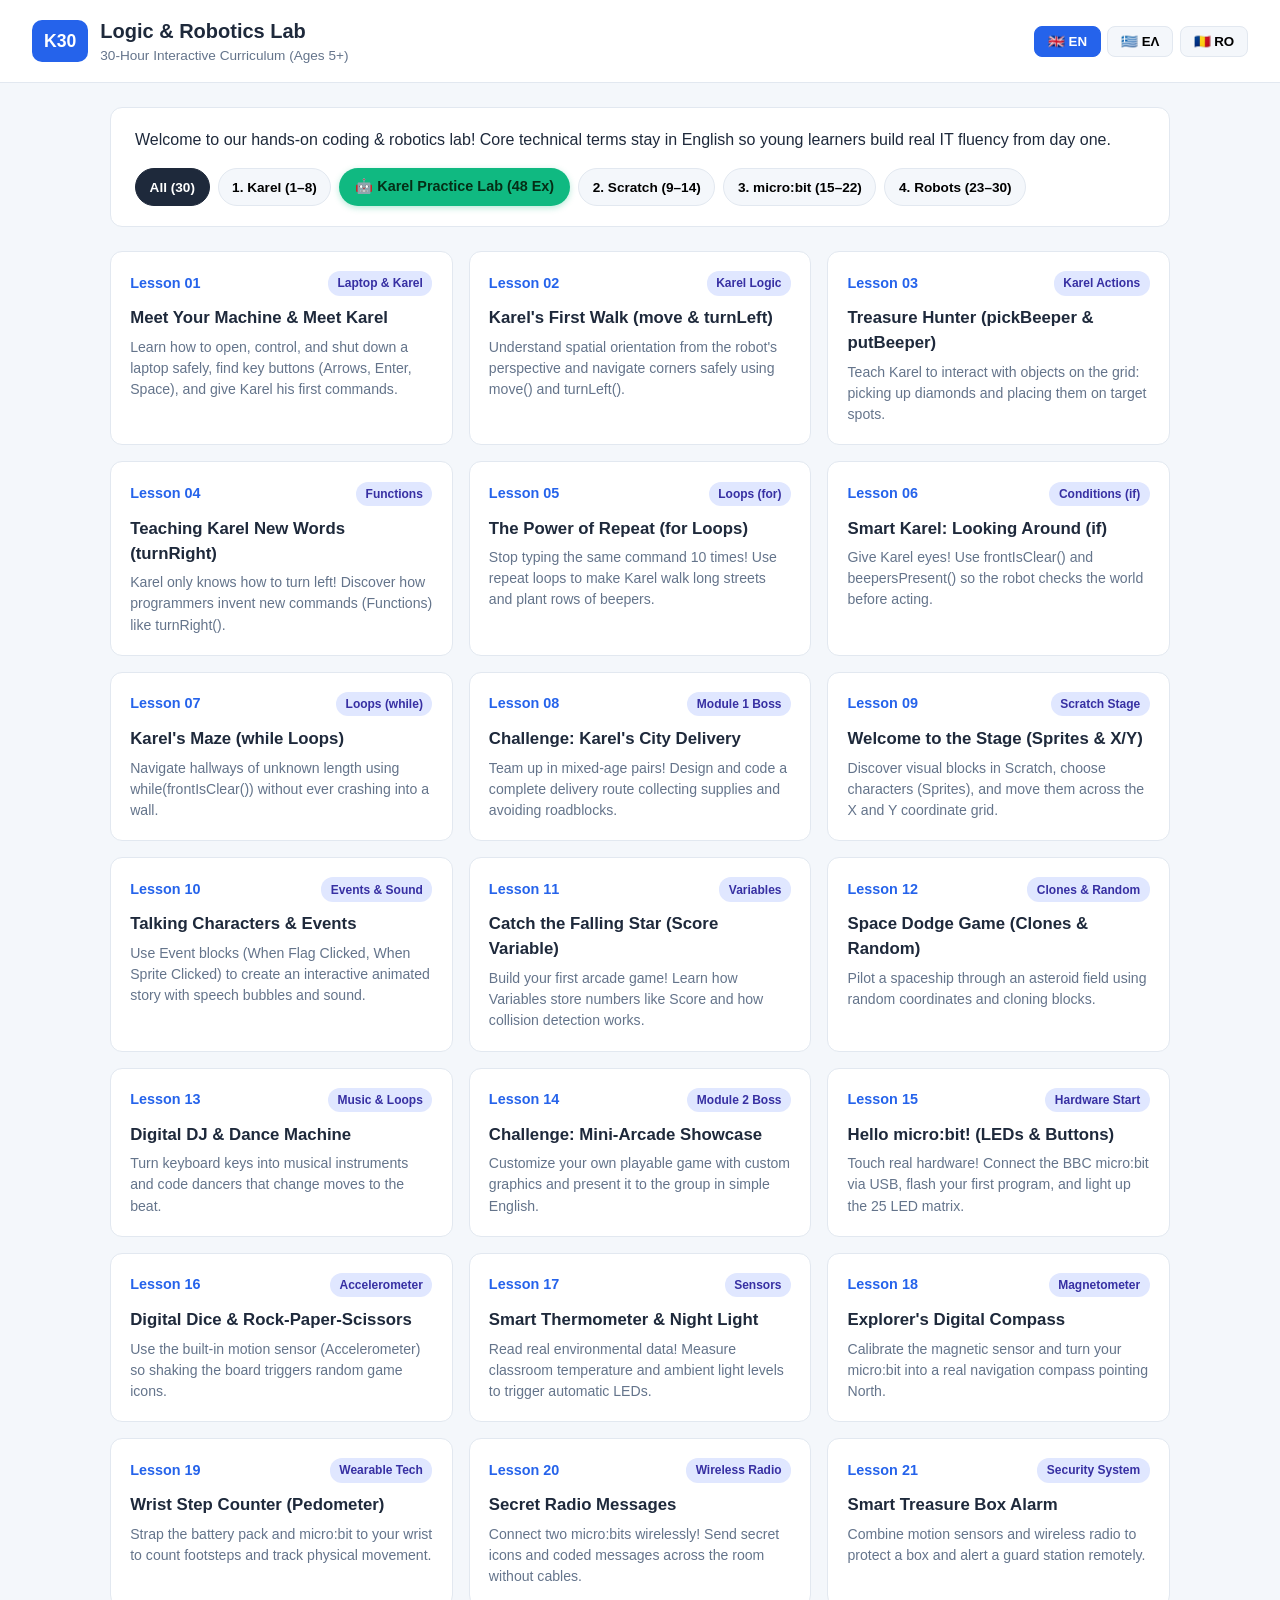
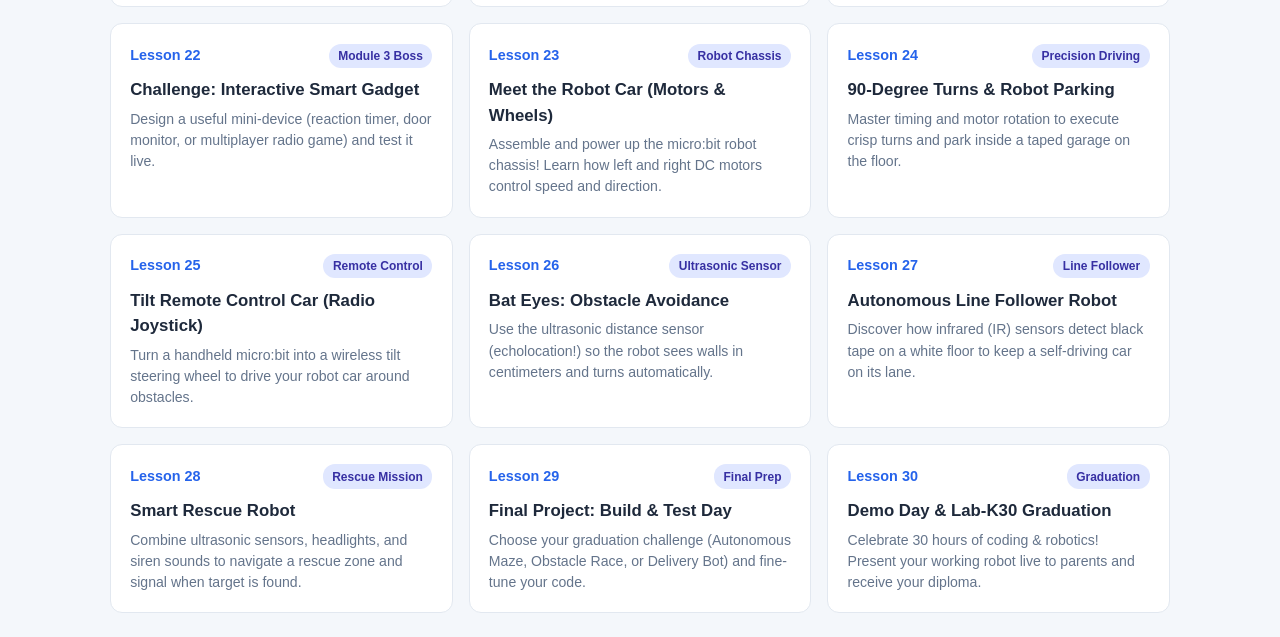
<file: index.html>
<!DOCTYPE html>
<html lang="en">
<head>
  <meta charset="UTF-8">
  <meta name="viewport" content="width=device-width, initial-scale=1.0">
  <meta name="robots" content="noindex, nofollow">
  <title>LAB-K30 | Logic & Robotics Modules</title>
  <link rel="stylesheet" href="style.css">
</head>
<body>
  <header class="topbar">
    <div class="brand">
      <span class="logo-badge">K30</span>
      <div>
        <h1 id="site-title">Logic & Robotics Lab</h1>
        <p id="site-subtitle">30-Hour Interactive Curriculum (Ages 5+)</p>
      </div>
    </div>
    <div class="lang-switcher" role="group" aria-label="Language Switcher">
      <button class="lang-btn active" data-lang="en" onclick="setLanguage('en')">🇬🇧 EN</button>
      <button class="lang-btn" data-lang="el" onclick="setLanguage('el')">🇬🇷 ΕΛ</button>
      <button class="lang-btn" data-lang="ro" onclick="setLanguage('ro')">🇷🇴 RO</button>
    </div>
  </header>

  <main class="container">
    <section class="intro-banner">
      <p id="intro-text">
        Welcome to our hands-on coding & robotics lab! Core technical terms stay in English so young learners build real IT fluency from day one.
      </p>
      <div class="module-filters">
        <button class="filter-btn active" onclick="filterModule('all', this)" id="btn-all">All (30)</button>
        <button class="filter-btn" onclick="filterModule(1, this)">1. Karel (1–8)</button>
        <a href="karel-lab.html?lesson=1" target="_blank" style="display:inline-flex;align-items:center;gap:6px;padding:8px 16px;border-radius:999px;background:#10b981;color:#052e16;font-weight:700;font-size:0.9rem;text-decoration:none;box-shadow:0 2px 6px rgba(16,185,129,0.3);">
  🤖 Karel Practice Lab (48 Ex)
</a>
        <button class="filter-btn" onclick="filterModule(2, this)">2. Scratch (9–14)</button>
        <button class="filter-btn" onclick="filterModule(3, this)">3. micro:bit (15–22)</button>
        <button class="filter-btn" onclick="filterModule(4, this)">4. Robots (23–30)</button>
      </div>
    </section>

    <section id="lessons-grid" class="lessons-grid"></section>
  </main>

  <!-- Modal pentru detalii lecție & script video -->
  <div id="lesson-modal" class="modal hidden" onclick="closeModalOnBackdrop(event)">
    <div class="modal-content">
      <button class="close-btn" onclick="closeModal()">&times;</button>
      <span id="modal-badge" class="badge">Module 1</span>
      <h2 id="modal-title">Lesson Title</h2>
      <p id="modal-desc" class="modal-desc"></p>
      
      <div class="levels-box">
        <div class="level-card explorer">
          <h4 id="lbl-explorer">Explorer (Ages 5–7)</h4>
          <p id="modal-explorer"></p>
        </div>
        <div class="level-card builder">
          <h4 id="lbl-builder">Builder (Ages 8+)</h4>
          <p id="modal-builder"></p>
        </div>
      </div>

      <div class="video-box">
        <div class="demo-header">
          <h4 id="lbl-video">Lesson Preview</h4>
          <button class="replay-btn" onclick="replayLessonDemo()">▶ Replay</button>
        </div>
        <div class="karel-stage">
          <div id="karel-grid" class="karel-grid"></div>
          <div id="karel-caption" class="karel-caption">Ready!</div>
        </div>
        <div id="karel-code-box" class="karel-code-box"></div>
      </div>
    </div>
  </div>

<script src="lessons-data.js"></script>
<script src="demos-data.js"></script>
<script src="app.js"></script>
<script>
  // Leagă butonul către simulatorul Karel (6 exerciții) la click pe cardurile Lecțiilor 1–8
  document.addEventListener('click', function (e) {
    // Dacă s-a dat click chiar pe butonul nostru, lasă link-ul să se deschidă
    if (e.target.closest('#karel-lab-launch-btn')) return;

    setTimeout(() => {
      const replayBtn = Array.from(document.querySelectorAll('button')).find(
        btn => btn.textContent && btn.textContent.includes('Replay')
      );
      if (!replayBtn) return;

      const modal = replayBtn.closest('div')?.parentElement;
      if (!modal) return;

      const text = modal.innerText || '';
      const match = text.match(/(?:Lesson|Lecția|Μάθημα)\s*0?([1-8])\b/i);
      const lessonNum = match ? parseInt(match[1], 10) : null;

      let link = document.getElementById('karel-lab-launch-btn');
      if (lessonNum && lessonNum >= 1 && lessonNum <= 8) {
        if (!link) {
          link = document.createElement('a');
          link.id = 'karel-lab-launch-btn';
          link.target = '_blank';
          link.style.cssText = 'display:block;margin:14px auto 4px auto;padding:12px 18px;background:#10b981;color:#ffffff;font-weight:700;font-size:0.98rem;text-align:center;border-radius:10px;text-decoration:none;';
          replayBtn.parentElement.parentElement.appendChild(link);
        }
        link.href = `karel-lab.html?lesson=${lessonNum}`;
        link.textContent = `🤖 Open Interactive Karel Lab • Lesson ${lessonNum} (6 Exercises)`;
      } else if (link) {
        link.remove();
      }
    }, 80);
  });
</script> 
</body>
</html>
</file>
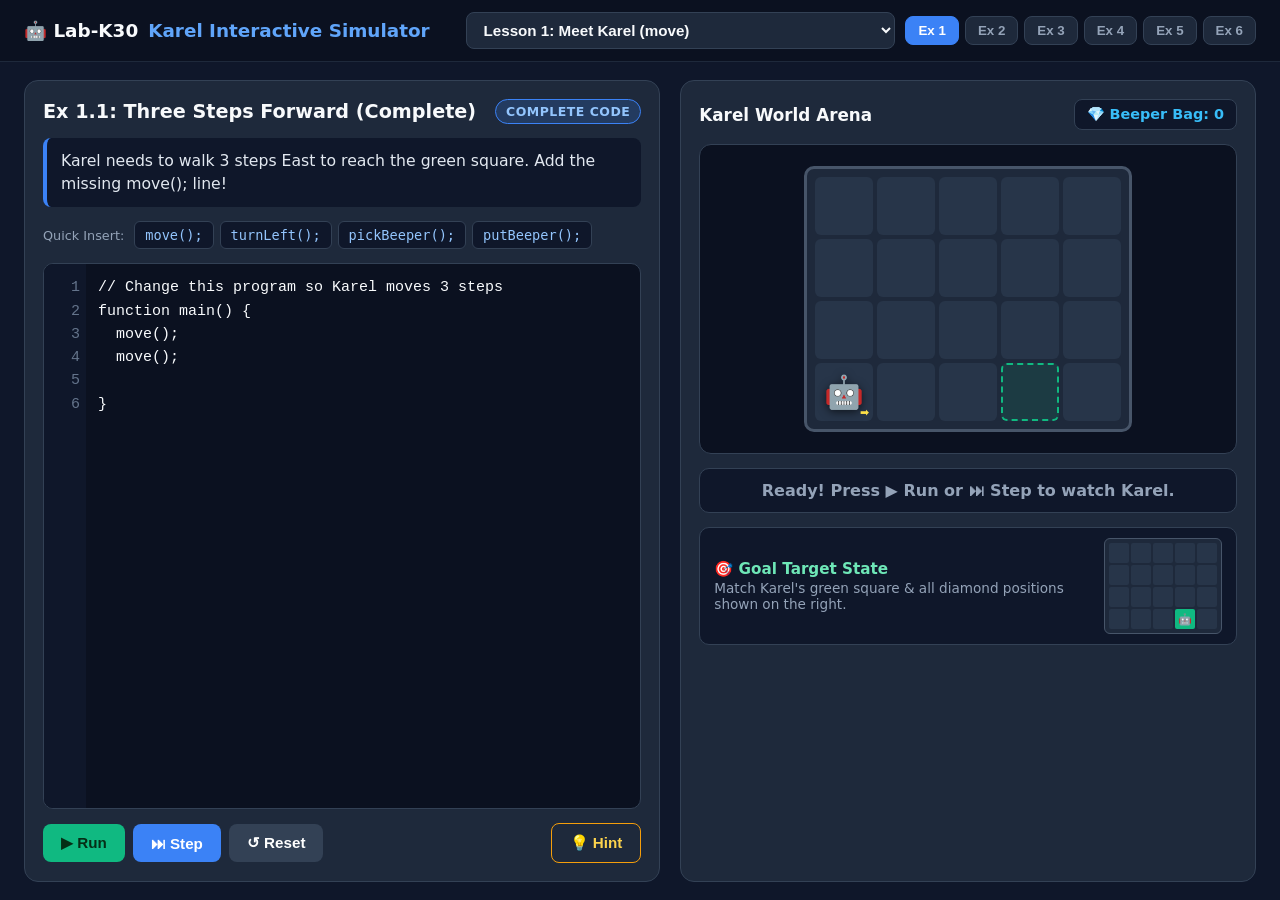
<file: karel-lab.html>
<!DOCTYPE html>
<html lang="en">
<head>
  <meta charset="UTF-8" />
  <meta name="viewport" content="width=device-width, initial-scale=1.0" />
  <title>Lab-K30 • Interactive Karel Robot Simulator</title>
  <style>
    :root {
      --bg: #0f172a;
      --panel: #1e293b;
      --panel-light: #334155;
      --accent: #3b82f6;
      --accent-hover: #2563eb;
      --green: #10b981;
      --amber: #f59e0b;
      --red: #ef4444;
      --text: #f8fafc;
      --muted: #94a3b8;
    }
    * { box-sizing: border-box; margin: 0; padding: 0; }
    body {
      font-family: 'Segoe UI', system-ui, -apple-system, sans-serif;
      background: var(--bg);
      color: var(--text);
      min-height: 100vh;
      display: flex;
      flex-direction: column;
    }
    header {
      background: #0b1120;
      border-bottom: 1px solid #1e293b;
      padding: 12px 24px;
      display: flex;
      flex-wrap: wrap;
      align-items: center;
      justify-content: space-between;
      gap: 12px;
    }
    .brand {
      display: flex;
      align-items: center;
      gap: 10px;
      font-weight: 700;
      font-size: 1.15rem;
    }
    .brand span { color: #60a5fa; }
    .nav-controls {
      display: flex;
      flex-wrap: wrap;
      align-items: center;
      gap: 10px;
    }
    select {
      background: var(--panel);
      color: var(--text);
      border: 1px solid var(--panel-light);
      padding: 8px 12px;
      border-radius: 8px;
      font-size: 0.95rem;
      font-weight: 600;
      cursor: pointer;
    }
    .ex-tabs {
      display: flex;
      gap: 6px;
      flex-wrap: wrap;
    }
    .ex-btn {
      background: var(--panel);
      color: var(--muted);
      border: 1px solid var(--panel-light);
      padding: 6px 12px;
      border-radius: 8px;
      font-weight: 600;
      cursor: pointer;
      transition: all 0.15s;
    }
    .ex-btn:hover { color: var(--text); border-color: var(--accent); }
    .ex-btn.active {
      background: var(--accent);
      color: white;
      border-color: var(--accent);
    }
    .ex-btn.done {
      border-color: var(--green);
      color: #6ee7b7;
    }

    main {
      flex: 1;
      max-width: 1320px;
      width: 100%;
      margin: 0 auto;
      padding: 18px 24px;
      display: grid;
      grid-template-columns: 1.05fr 0.95fr;
      gap: 20px;
    }
    @media (max-width: 960px) {
      main { grid-template-columns: 1fr; }
    }

    .card {
      background: var(--panel);
      border: 1px solid var(--panel-light);
      border-radius: 14px;
      padding: 18px;
      display: flex;
      flex-direction: column;
      gap: 14px;
    }
    .mission-header {
      display: flex;
      align-items: center;
      justify-content: space-between;
      gap: 10px;
    }
    .mission-title { font-size: 1.2rem; font-weight: 700; }
    .mode-badge {
      padding: 4px 10px;
      border-radius: 999px;
      font-size: 0.78rem;
      font-weight: 700;
      letter-spacing: 0.5px;
    }
    .mode-COMPLETE { background: rgba(59, 130, 246, 0.2); color: #93c5fd; border: 1px solid #3b82f6; }
    .mode-DEBUG { background: rgba(245, 158, 11, 0.2); color: #fcd34d; border: 1px solid #f59e0b; }
    .mode-BUILD { background: rgba(16, 185, 129, 0.2); color: #6ee7b7; border: 1px solid #10b981; }

    .instruction {
      background: #0f172a;
      border-left: 4px solid var(--accent);
      padding: 12px 14px;
      border-radius: 8px;
      font-size: 0.98rem;
      line-height: 1.45;
      color: #e2e8f0;
    }

    .quick-keys {
      display: flex;
      flex-wrap: wrap;
      gap: 6px;
      align-items: center;
    }
    .quick-keys span {
      font-size: 0.8rem;
      color: var(--muted);
      margin-right: 4px;
    }
    .snippet-btn {
      background: #0f172a;
      color: #93c5fd;
      border: 1px solid #334155;
      padding: 5px 10px;
      border-radius: 6px;
      font-family: 'Consolas', monospace;
      font-size: 0.85rem;
      cursor: pointer;
    }
    .snippet-btn:hover { background: #1e3a8a; color: white; }

    .editor-wrap {
      position: relative;
      flex: 1;
      min-height: 270px;
      display: flex;
      background: #0b1120;
      border: 1px solid #334155;
      border-radius: 10px;
      overflow: hidden;
    }
    .line-numbers {
      width: 42px;
      background: #0f172a;
      color: #64748b;
      font-family: 'Consolas', 'Courier New', monospace;
      font-size: 15px;
      line-height: 1.55;
      padding: 12px 6px;
      text-align: right;
      user-select: none;
    }
    .line-numbers div.active-line {
      background: var(--accent);
      color: white;
      border-radius: 4px;
      padding-right: 4px;
    }
    textarea#code-editor {
      flex: 1;
      background: transparent;
      color: #f8fafc;
      border: none;
      outline: none;
      resize: none;
      padding: 12px;
      font-family: 'Consolas', 'Courier New', monospace;
      font-size: 15px;
      line-height: 1.55;
      tab-size: 2;
    }

    .action-bar {
      display: flex;
      flex-wrap: wrap;
      gap: 10px;
      align-items: center;
      justify-content: space-between;
    }
    .btn-group { display: flex; gap: 8px; flex-wrap: wrap; }
    button.ctrl {
      border: none;
      padding: 10px 18px;
      border-radius: 8px;
      font-weight: 700;
      font-size: 0.95rem;
      cursor: pointer;
      display: flex;
      align-items: center;
      gap: 6px;
      transition: transform 0.1s, opacity 0.15s;
    }
    button.ctrl:active { transform: scale(0.97); }
    .btn-run { background: var(--green); color: #052e16; }
    .btn-step { background: var(--accent); color: white; }
    .btn-reset { background: var(--panel-light); color: white; }
    .btn-hint { background: transparent; border: 1px solid var(--amber) !important; color: #fcd34d; }

    /* World Grid Styling */
    .world-top {
      display: flex;
      justify-content: space-between;
      align-items: center;
      flex-wrap: wrap;
      gap: 10px;
    }
    .bag-pill {
      background: #0f172a;
      padding: 6px 12px;
      border-radius: 8px;
      font-size: 0.9rem;
      font-weight: 600;
      color: #38bdf8;
      border: 1px solid #334155;
    }
    .grid-stage {
      display: flex;
      justify-content: center;
      align-items: center;
      background: #0b1120;
      border-radius: 12px;
      padding: 18px;
      min-height: 310px;
      border: 1px solid #334155;
    }
    .karel-grid {
      display: grid;
      gap: 4px;
      background: #1e293b;
      padding: 8px;
      border-radius: 10px;
      border: 3px solid #475569;
    }
    .cell {
      width: 58px;
      height: 58px;
      background: #273549;
      border-radius: 6px;
      position: relative;
      display: flex;
      align-items: center;
      justify-content: center;
      font-weight: 700;
    }
    .cell.goal-cell {
      border: 2px dashed var(--green);
      background: rgba(16, 185, 129, 0.12);
    }
    .cell.wall-N { border-top: 5px solid var(--red); }
    .cell.wall-S { border-bottom: 5px solid var(--red); }
    .cell.wall-E { border-right: 5px solid var(--red); }
    .cell.wall-W { border-left: 5px solid var(--red); }

    .beeper {
      width: 30px;
      height: 30px;
      background: #38bdf8;
      transform: rotate(45deg);
      border-radius: 4px;
      display: flex;
      align-items: center;
      justify-content: center;
      box-shadow: 0 0 10px rgba(56, 189, 248, 0.5);
    }
    .beeper span {
      transform: rotate(-45deg);
      color: #0f172a;
      font-size: 0.85rem;
      font-weight: 800;
    }

    .robot {
      position: absolute;
      font-size: 32px;
      line-height: 1;
      z-index: 5;
      transition: transform 0.2s;
      filter: drop-shadow(0 2px 4px rgba(0,0,0,0.6));
    }
    .dir-badge {
      position: absolute;
      bottom: 2px;
      right: 4px;
      font-size: 11px;
      color: #fde047;
      font-weight: 800;
      z-index: 6;
    }

    .status-banner {
      padding: 12px 16px;
      border-radius: 10px;
      font-weight: 700;
      text-align: center;
      font-size: 1rem;
      background: #0f172a;
      color: var(--muted);
      border: 1px solid #334155;
    }
    .status-banner.success {
      background: rgba(16, 185, 129, 0.18);
      border-color: var(--green);
      color: #6ee7b7;
    }
    .status-banner.error {
      background: rgba(239, 68, 68, 0.18);
      border-color: var(--red);
      color: #fca5a5;
    }

    .goal-preview-row {
      display: flex;
      align-items: center;
      justify-content: space-between;
      background: #0f172a;
      padding: 10px 14px;
      border-radius: 10px;
      border: 1px solid #334155;
      gap: 12px;
    }
    .mini-grid {
      display: grid;
      gap: 2px;
      background: #1e293b;
      padding: 4px;
      border-radius: 6px;
      border: 1px solid #475569;
    }
    .mini-cell {
      width: 20px;
      height: 20px;
      background: #273549;
      border-radius: 2px;
      display: flex;
      align-items: center;
      justify-content: center;
      font-size: 11px;
    }
    .hint-box {
      display: none;
      background: rgba(245, 158, 11, 0.15);
      border: 1px solid var(--amber);
      color: #fde68a;
      padding: 10px 12px;
      border-radius: 8px;
      font-size: 0.9rem;
    }
  </style>
</head>
<body>

<header>
  <div class="brand">🤖 Lab-K30 <span>Karel Interactive Simulator</span></div>
  <div class="nav-controls">
    <select id="lesson-select" aria-label="Select Lesson"></select>
    <div class="ex-tabs" id="ex-tabs"></div>
  </div>
</header>

<main>
  <!-- LEFT PANEL: CODE EDITOR -->
  <section class="card">
    <div class="mission-header">
      <div class="mission-title" id="ex-title">Exercise</div>
      <span class="mode-badge" id="ex-mode">COMPLETE</span>
    </div>

    <div class="instruction" id="ex-instruction"></div>
    <div class="hint-box" id="ex-hint"></div>

    <div class="quick-keys">
      <span>Quick Insert:</span>
      <button class="snippet-btn" onclick="insertCmd('move();')">move();</button>
      <button class="snippet-btn" onclick="insertCmd('turnLeft();')">turnLeft();</button>
      <button class="snippet-btn" onclick="insertCmd('pickBeeper();')">pickBeeper();</button>
      <button class="snippet-btn" onclick="insertCmd('putBeeper();')">putBeeper();</button>
    </div>

    <div class="editor-wrap">
      <div class="line-numbers" id="line-numbers"></div>
      <textarea id="code-editor" spellcheck="false"></textarea>
    </div>

    <div class="action-bar">
      <div class="btn-group">
        <button class="ctrl btn-run" onclick="runAll()">▶ Run</button>
        <button class="ctrl btn-step" onclick="stepOnce()">⏭ Step</button>
        <button class="ctrl btn-reset" onclick="resetWorld()">↺ Reset</button>
      </div>
      <button class="ctrl btn-hint" onclick="toggleHint()">💡 Hint</button>
    </div>
  </section>

  <!-- RIGHT PANEL: KAREL GRID & GOAL -->
  <section class="card">
    <div class="world-top">
      <div style="font-weight:700; font-size:1.05rem;">Karel World Arena</div>
      <div class="bag-pill" id="bag-count">💎 Beeper Bag: 0</div>
    </div>

    <div class="grid-stage">
      <div class="karel-grid" id="karel-grid"></div>
    </div>

    <div class="status-banner" id="status-banner">
      Edit or complete the code on the left, then press <strong>▶ Run</strong>!
    </div>

    <div class="goal-preview-row">
      <div>
        <div style="font-weight:700; font-size:0.95rem; color:#6ee7b7;">🎯 Goal Target State</div>
        <div style="font-size:0.85rem; color:var(--muted); margin-top:2px;">
          Match Karel's green square &amp; all diamond positions shown on the right.
        </div>
      </div>
      <div class="mini-grid" id="mini-goal-grid"></div>
    </div>
  </section>
</main>

<script src="karel-lessons-data.js"></script>
<script>
  const urlParams = new URLSearchParams(window.location.search);
  let currentLessonId = parseInt(urlParams.get('lesson')) || 1;
  if (!KAREL_LESSONS[currentLessonId]) currentLessonId = 1;
  let currentExIndex = 0;

  let worldState = null;
  let stepQueue = [];
  let runTimer = null;
  let completedSet = new Set();

  const lessonSelect = document.getElementById('lesson-select');
  const exTabs = document.getElementById('ex-tabs');
  const editor = document.getElementById('code-editor');
  const lineNumbers = document.getElementById('line-numbers');

  // Populate Lesson Dropdown
  Object.values(KAREL_LESSONS).forEach(les => {
    const opt = document.createElement('option');
    opt.value = les.id;
    opt.textContent = les.title;
    if (les.id === currentLessonId) opt.selected = true;
    lessonSelect.appendChild(opt);
  });

  lessonSelect.addEventListener('change', () => {
    currentLessonId = parseInt(lessonSelect.value);
    currentExIndex = 0;
    const newUrl = `${window.location.pathname}?lesson=${currentLessonId}`;
    window.history.replaceState({}, '', newUrl);
    renderExerciseTabs();
    loadExercise(0);
  });

  editor.addEventListener('input', updateLineNumbers);
  editor.addEventListener('scroll', () => { lineNumbers.scrollTop = editor.scrollTop; });

  function updateLineNumbers(activeLine = -1) {
    const lines = editor.value.split('\n');
    lineNumbers.innerHTML = lines.map((_, idx) => {
      const cls = (idx + 1 === activeLine) ? 'active-line' : '';
      return `<div class="${cls}">${idx + 1}</div>`;
    }).join('');
  }

  function insertCmd(snippet) {
    const start = editor.selectionStart;
    const end = editor.selectionEnd;
    const text = editor.value;
    editor.value = text.substring(0, start) + snippet + "\n  " + text.substring(end);
    editor.focus();
    editor.selectionStart = editor.selectionEnd = start + snippet.length + 3;
    updateLineNumbers();
  }

  function toggleHint() {
    const hb = document.getElementById('ex-hint');
    hb.style.display = (hb.style.display === 'block') ? 'none' : 'block';
  }

  function renderExerciseTabs() {
    const lesson = KAREL_LESSONS[currentLessonId];
    exTabs.innerHTML = '';
    lesson.exercises.forEach((ex, idx) => {
      const btn = document.createElement('button');
      const key = `${currentLessonId}-${idx}`;
      btn.className = 'ex-btn' + (idx === currentExIndex ? ' active' : '') + (completedSet.has(key) ? ' done' : '');
      btn.textContent = `Ex ${idx + 1}`;
      btn.onclick = () => loadExercise(idx);
      exTabs.appendChild(btn);
    });
  }

  function loadExercise(idx) {
    stopExecution();
    currentExIndex = idx;
    renderExerciseTabs();
    const ex = KAREL_LESSONS[currentLessonId].exercises[idx];
    document.getElementById('ex-title').textContent = ex.title;
    const modeEl = document.getElementById('ex-mode');
    modeEl.textContent = ex.mode === 'DEBUG' ? 'FIX THE BUG' : (ex.mode === 'COMPLETE' ? 'COMPLETE CODE' : 'WRITE CODE');
    modeEl.className = `mode-badge mode-${ex.mode}`;
    document.getElementById('ex-instruction').textContent = ex.instruction;
    const hb = document.getElementById('ex-hint');
    hb.textContent = "💡 Hint: " + ex.hint;
    hb.style.display = 'none';

    editor.value = ex.starterCode;
    updateLineNumbers();
    resetWorld();
    renderMiniGoal(ex);
  }

  function resetWorld() {
    stopExecution();
    stepQueue = [];
    const ex = KAREL_LESSONS[currentLessonId].exercises[currentExIndex];
    worldState = {
      rows: ex.rows,
      cols: ex.cols,
      r: ex.start.r,
      c: ex.start.c,
      dir: ex.start.dir,
      beepers: JSON.parse(JSON.stringify(ex.start.beepers)),
      walls: new Set(ex.start.walls),
      bag: 50 // Karel carries plenty of beepers when planting
    };
    updateLineNumbers();
    renderGrid();
    setStatus("Ready! Press ▶ Run or ⏭ Step to watch Karel.", "");
  }

  function setStatus(msg, type) {
    const sb = document.getElementById('status-banner');
    sb.innerHTML = msg;
    sb.className = 'status-banner' + (type ? ` ${type}` : '');
  }

  function renderGrid() {
    const ex = KAREL_LESSONS[currentLessonId].exercises[currentExIndex];
    const grid = document.getElementById('karel-grid');
    grid.style.gridTemplateColumns = `repeat(${worldState.cols}, 58px)`;
    grid.innerHTML = '';

    const dirArrows = { E: '➡', N: '⬆', W: '⬅', S: '⬇' };

    for (let r = 0; r < worldState.rows; r++) {
      for (let c = 0; c < worldState.cols; c++) {
        const cell = document.createElement('div');
        cell.className = 'cell';
        if (ex.goal.r === r && ex.goal.c === c) cell.classList.add('goal-cell');
        ['N','S','E','W'].forEach(d => {
          if (worldState.walls.has(`${r},${c},${d}`)) cell.classList.add(`wall-${d}`);
        });

        const bCount = worldState.beepers[`${r},${c}`] || 0;
        if (bCount > 0) {
          const bp = document.createElement('div');
          bp.className = 'beeper';
          bp.innerHTML = `<span>${bCount > 1 ? bCount : ''}</span>`;
          cell.appendChild(bp);
        }

        if (worldState.r === r && worldState.c === c) {
          const rob = document.createElement('div');
          rob.className = 'robot';
          rob.textContent = '🤖';
          cell.appendChild(rob);

          const db = document.createElement('div');
          db.className = 'dir-badge';
          db.textContent = dirArrows[worldState.dir];
          cell.appendChild(db);
        }
        grid.appendChild(cell);
      }
    }
  }

  function renderMiniGoal(ex) {
    const mg = document.getElementById('mini-goal-grid');
    mg.style.gridTemplateColumns = `repeat(${ex.cols}, 20px)`;
    mg.innerHTML = '';
    for (let r = 0; r < ex.rows; r++) {
      for (let c = 0; c < ex.cols; c++) {
        const mc = document.createElement('div');
        mc.className = 'mini-cell';
        if (ex.goal.r === r && ex.goal.c === c) {
          mc.style.background = '#10b981';
          mc.textContent = '🤖';
        } else if ((ex.goal.beepers[`${r},${c}`] || 0) > 0) {
          mc.style.color = '#38bdf8';
          mc.textContent = '◆';
        }
        mg.appendChild(mc);
      }
    }
  }

  // Safe Interpreter / Action Recorder
  function compileSteps() {
    const code = editor.value;
    const actions = [];
    const ex = KAREL_LESSONS[currentLessonId].exercises[currentExIndex];

    // Virtual state for evaluating sensors (frontIsClear, beepersPresent, etc.)
    const sim = {
      rows: ex.rows,
      cols: ex.cols,
      r: ex.start.r,
      c: ex.start.c,
      dir: ex.start.dir,
      beepers: JSON.parse(JSON.stringify(ex.start.beepers)),
      walls: new Set(ex.start.walls),
      bag: 50
    };

    let safetyCounter = 0;
    const MAX_STEPS = 200;

    function checkLimit() {
      if (++safetyCounter > MAX_STEPS) throw new Error("Infinite loop detected! Check your while/for condition.");
    }

    function isClear(r, c, dir) {
      if (sim.walls.has(`${r},${c},${dir}`)) return false;
      if (dir === 'E') return c + 1 < sim.cols && !sim.walls.has(`${r},${c+1},W`);
      if (dir === 'W') return c - 1 >= 0 && !sim.walls.has(`${r},${c-1},E`);
      if (dir === 'N') return r - 1 >= 0 && !sim.walls.has(`${r-1},${c},S`);
      if (dir === 'S') return r + 1 < sim.rows && !sim.walls.has(`${r+1},${c},N`);
      return false;
    }

    const api = {
      move: () => {
        checkLimit();
        if (!isClear(sim.r, sim.c, sim.dir)) {
          actions.push({ type: 'CRASH', msg: '💥 Crash! Karel hit a wall or edge!' });
          throw new Error("CRASH");
        }
        if (sim.dir === 'E') sim.c++;
        if (sim.dir === 'W') sim.c--;
        if (sim.dir === 'N') sim.r--;
        if (sim.dir === 'S') sim.r++;
        actions.push({ type: 'MOVE', r: sim.r, c: sim.c });
      },
      turnLeft: () => {
        checkLimit();
        const leftMap = { E: 'N', N: 'W', W: 'S', S: 'E' };
        sim.dir = leftMap[sim.dir];
        actions.push({ type: 'TURN', dir: sim.dir });
      },
      pickBeeper: () => {
        checkLimit();
        const key = `${sim.r},${sim.c}`;
        if (!sim.beepers[key] || sim.beepers[key] <= 0) {
          actions.push({ type: 'ERROR', msg: '⚠️ Error: No diamond on this square to pick up!' });
          throw new Error("NO_BEEPER");
        }
        sim.beepers[key]--;
        sim.bag++;
        actions.push({ type: 'PICK', key });
      },
      putBeeper: () => {
        checkLimit();
        const key = `${sim.r},${sim.c}`;
        sim.beepers[key] = (sim.beepers[key] || 0) + 1;
        actions.push({ type: 'PUT', key });
      },
      frontIsClear: () => isClear(sim.r, sim.c, sim.dir),
      frontIsBlocked: () => !isClear(sim.r, sim.c, sim.dir),
      beepersPresent: () => (sim.beepers[`${sim.r},${sim.c}`] || 0) > 0,
      noBeepersPresent: () => (sim.beepers[`${sim.r},${sim.c}`] || 0) === 0,
      beepersInBag: () => sim.bag > 0
    };

    try {
      const runner = new Function(
        'move', 'turnLeft', 'pickBeeper', 'putBeeper',
        'frontIsClear', 'frontIsBlocked', 'beepersPresent', 'noBeepersPresent', 'beepersInBag',
        `"use strict";\n${code}\nif (typeof main === "function") { main(); } else { throw new Error("Missing function main() { ... }"); }`
      );
      runner(
        api.move, api.turnLeft, api.pickBeeper, api.putBeeper,
        api.frontIsClear, api.frontIsBlocked, api.beepersPresent, api.noBeepersPresent, api.beepersInBag
      );
    } catch (err) {
      if (err.message !== "CRASH" && err.message !== "NO_BEEPER") {
        setStatus(`⚠️ Syntax / Code Error: ${err.message}`, "error");
        return null;
      }
    }
    return actions;
  }

  function applyOneAction(act) {
    if (act.type === 'MOVE') {
      worldState.r = act.r;
      worldState.c = act.c;
    } else if (act.type === 'TURN') {
      worldState.dir = act.dir;
    } else if (act.type === 'PICK') {
      worldState.beepers[act.key]--;
    } else if (act.type === 'PUT') {
      worldState.beepers[act.key] = (worldState.beepers[act.key] || 0) + 1;
    } else if (act.type === 'CRASH' || act.type === 'ERROR') {
      setStatus(act.msg, "error");
      stopExecution();
      return false;
    }
    renderGrid();
    return true;
  }

  function verifyGoal() {
    const ex = KAREL_LESSONS[currentLessonId].exercises[currentExIndex];
    const posOk = (worldState.r === ex.goal.r && worldState.c === ex.goal.c);
    const dirOk = (!ex.goal.dir || worldState.dir === ex.goal.dir);

    // Compare all beepers on grid
    let beepersOk = true;
    const allKeys = new Set([...Object.keys(worldState.beepers), ...Object.keys(ex.goal.beepers)]);
    allKeys.forEach(k => {
      const actual = worldState.beepers[k] || 0;
      const expected = ex.goal.beepers[k] || 0;
      if (actual !== expected) beepersOk = false;
    });

    if (posOk && dirOk && beepersOk) {
      completedSet.add(`${currentLessonId}-${currentExIndex}`);
      renderExerciseTabs();
      setStatus("🎉 Goal reached! Great job! Click the next exercise above.", "success");
    } else {
      setStatus("Almost there! Karel stopped, but doesn't match the Goal map yet. Check your steps!", "error");
    }
  }

  function stopExecution() {
    if (runTimer) {
      clearInterval(runTimer);
      runTimer = null;
    }
  }

  function runAll() {
    resetWorld();
    const actions = compileSteps();
    if (!actions) return;
    if (actions.length === 0) {
      setStatus("No commands ran! Write commands inside function main() { ... }", "error");
      return;
    }
    let idx = 0;
    runTimer = setInterval(() => {
      if (idx >= actions.length) {
        stopExecution();
        verifyGoal();
        return;
      }
      const ok = applyOneAction(actions[idx++]);
      if (!ok) return;
    }, 320);
  }

  function stepOnce() {
    if (stepQueue.length === 0) {
      resetWorld();
      const actions = compileSteps();
      if (!actions) return;
      stepQueue = actions;
    }
    if (stepQueue.length > 0) {
      const nextAct = stepQueue.shift();
      const ok = applyOneAction(nextAct);
      if (ok && stepQueue.length === 0) {
        verifyGoal();
      }
    }
  }

  // Initialize on load
  renderExerciseTabs();
  loadExercise(0);
</script>
</body>
</html>
</file>
<file: style.css>
:root {
  --bg: #f4f7fb;
  --surface: #ffffff;
  --primary: #2563eb;
  --primary-dark: #1d4ed8;
  --text: #1e293b;
  --muted: #64748b;
  --border: #e2e8f0;
  --explorer-bg: #ecfdf5;
  --explorer-border: #10b981;
  --builder-bg: #eff6ff;
  --builder-border: #3b82f6;
}

* { box-sizing: border-box; margin: 0; padding: 0; }

body {
  font-family: -apple-system, BlinkMacSystemFont, "Segoe UI", Roboto, sans-serif;
  background: var(--bg);
  color: var(--text);
  line-height: 1.5;
}

.topbar {
  background: var(--surface);
  border-bottom: 1px solid var(--border);
  padding: 1rem 2rem;
  display: flex;
  justify-content: space-between;
  align-items: center;
  flex-wrap: wrap;
  gap: 1rem;
  position: sticky;
  top: 0;
  z-index: 10;
}

.brand { display: flex; align-items: center; gap: 0.75rem; }

.logo-badge {
  background: var(--primary);
  color: #fff;
  font-weight: 800;
  padding: 0.5rem 0.75rem;
  border-radius: 10px;
  font-size: 1.1rem;
}

.brand h1 { font-size: 1.25rem; }
.brand p { font-size: 0.85rem; color: var(--muted); }

.lang-switcher { display: flex; gap: 0.4rem; }

.lang-btn {
  border: 1px solid var(--border);
  background: var(--bg);
  padding: 0.45rem 0.8rem;
  border-radius: 8px;
  font-weight: 600;
  cursor: pointer;
  transition: all 0.15s ease;
}

.lang-btn.active, .lang-btn:hover {
  background: var(--primary);
  color: #fff;
  border-color: var(--primary);
}

.container { max-width: 1100px; margin: 1.5rem auto; padding: 0 1.25rem; }

.intro-banner {
  background: var(--surface);
  padding: 1.25rem 1.5rem;
  border-radius: 12px;
  border: 1px solid var(--border);
  margin-bottom: 1.5rem;
}

.module-filters {
  display: flex;
  gap: 0.5rem;
  flex-wrap: wrap;
  margin-top: 1rem;
}

.filter-btn {
  border: 1px solid var(--border);
  background: var(--bg);
  padding: 0.4rem 0.85rem;
  border-radius: 20px;
  font-size: 0.85rem;
  font-weight: 600;
  cursor: pointer;
}

.filter-btn.active {
  background: var(--text);
  color: #fff;
  border-color: var(--text);
}

.lessons-grid {
  display: grid;
  grid-template-columns: repeat(auto-fill, minmax(290px, 1fr));
  gap: 1rem;
}

.lesson-card {
  background: var(--surface);
  border: 1px solid var(--border);
  border-radius: 12px;
  padding: 1.2rem;
  cursor: pointer;
  transition: transform 0.15s ease, box-shadow 0.15s ease;
  display: flex;
  flex-direction: column;
  justify-content: space-between;
}

.lesson-card:hover {
  transform: translateY(-2px);
  box-shadow: 0 6px 16px rgba(15, 23, 42, 0.06);
  border-color: var(--primary);
}

.card-top {
  display: flex;
  justify-content: space-between;
  align-items: center;
  margin-bottom: 0.6rem;
}

.lesson-num { font-weight: 800; color: var(--primary); font-size: 0.9rem; }

.badge {
  font-size: 0.75rem;
  font-weight: 700;
  padding: 0.2rem 0.6rem;
  border-radius: 12px;
  background: #e0e7ff;
  color: #3730a3;
}

.lesson-card h3 { font-size: 1.05rem; margin-bottom: 0.4rem; }
.lesson-card p { font-size: 0.88rem; color: var(--muted); }

.modal {
  position: fixed;
  inset: 0;
  background: rgba(15, 23, 42, 0.55);
  display: flex;
  align-items: center;
  justify-content: center;
  padding: 1rem;
  z-index: 50;
}

.modal.hidden { display: none; }

.modal-content {
  background: var(--surface);
  max-width: 620px;
  width: 100%;
  border-radius: 16px;
  padding: 1.75rem;
  position: relative;
  max-height: 90vh;
  overflow-y: auto;
}

.close-btn {
  position: absolute;
  top: 1rem;
  right: 1.25rem;
  font-size: 1.6rem;
  background: none;
  border: none;
  cursor: pointer;
  color: var(--muted);
}

.modal-content h2 { margin: 0.5rem 0; font-size: 1.35rem; }
.modal-desc { color: var(--muted); margin-bottom: 1.2rem; }

.levels-box {
  display: grid;
  grid-template-columns: 1fr 1fr;
  gap: 0.85rem;
  margin-bottom: 1.2rem;
}

@media (max-width: 560px) { .levels-box { grid-template-columns: 1fr; } }

.level-card {
  padding: 0.9rem;
  border-radius: 10px;
  border-left: 4px solid;
  font-size: 0.88rem;
}

.level-card h4 { margin-bottom: 0.35rem; }
.explorer { background: var(--explorer-bg); border-color: var(--explorer-border); }
.builder { background: var(--builder-bg); border-color: var(--builder-border); }

.video-box h4 { margin-bottom: 0.5rem; font-size: 0.95rem; }
.video-placeholder {
  background: #0f172a;
  color: #94a3b8;
  padding: 2rem 1rem;
  border-radius: 10px;
  text-align: center;
  font-size: 0.9rem;
}
.demo-header {
  display: flex;
  justify-content: space-between;
  align-items: center;
  margin-bottom: 0.6rem;
}

.replay-btn {
  background: var(--primary);
  color: #fff;
  border: none;
  padding: 0.35rem 0.85rem;
  border-radius: 8px;
  font-weight: 700;
  font-size: 0.85rem;
  cursor: pointer;
}

.replay-btn:hover { background: var(--primary-dark); }

.karel-stage {
  background: #0f172a;
  border-radius: 12px 12px 0 0;
  padding: 1rem;
  display: flex;
  flex-direction: column;
  align-items: center;
  gap: 0.65rem;
}

.karel-grid {
  display: grid;
  grid-template-columns: repeat(5, 48px);
  grid-template-rows: repeat(5, 48px);
  gap: 4px;
  background: #1e293b;
  padding: 6px;
  border-radius: 10px;
}

.grid-cell {
  width: 48px;
  height: 48px;
  background: #334155;
  border-radius: 6px;
  display: flex;
  align-items: center;
  justify-content: center;
  font-size: 1.35rem;
  position: relative;
}

.grid-cell.wall {
  background: #64748b;
  box-shadow: inset 0 0 0 2px #475569;
}

.grid-cell.goal {
  background: #064e3b;
  border: 2px dashed #10b981;
}

.karel-sprite {
  width: 40px;
  height: 40px;
  object-fit: contain;
  transition: transform 0.25s ease;
  z-index: 2;
}

.karel-caption {
  color: #38bdf8;
  font-size: 0.88rem;
  font-weight: 600;
  min-height: 1.3rem;
}

.karel-code-box {
  background: #020617;
  color: #94a3b8;
  font-family: "Consolas", "Courier New", monospace;
  font-size: 0.9rem;
  padding: 0.75rem 1rem;
  border-radius: 0 0 12px 12px;
  border-top: 1px solid #1e293b;
}

.code-line {
  padding: 0.25rem 0.6rem;
  border-radius: 6px;
  transition: background 0.2s ease, color 0.2s ease;
}

.code-line.active {
  background: #1d4ed8;
  color: #ffffff;
  font-weight: 700;
}
</file>
